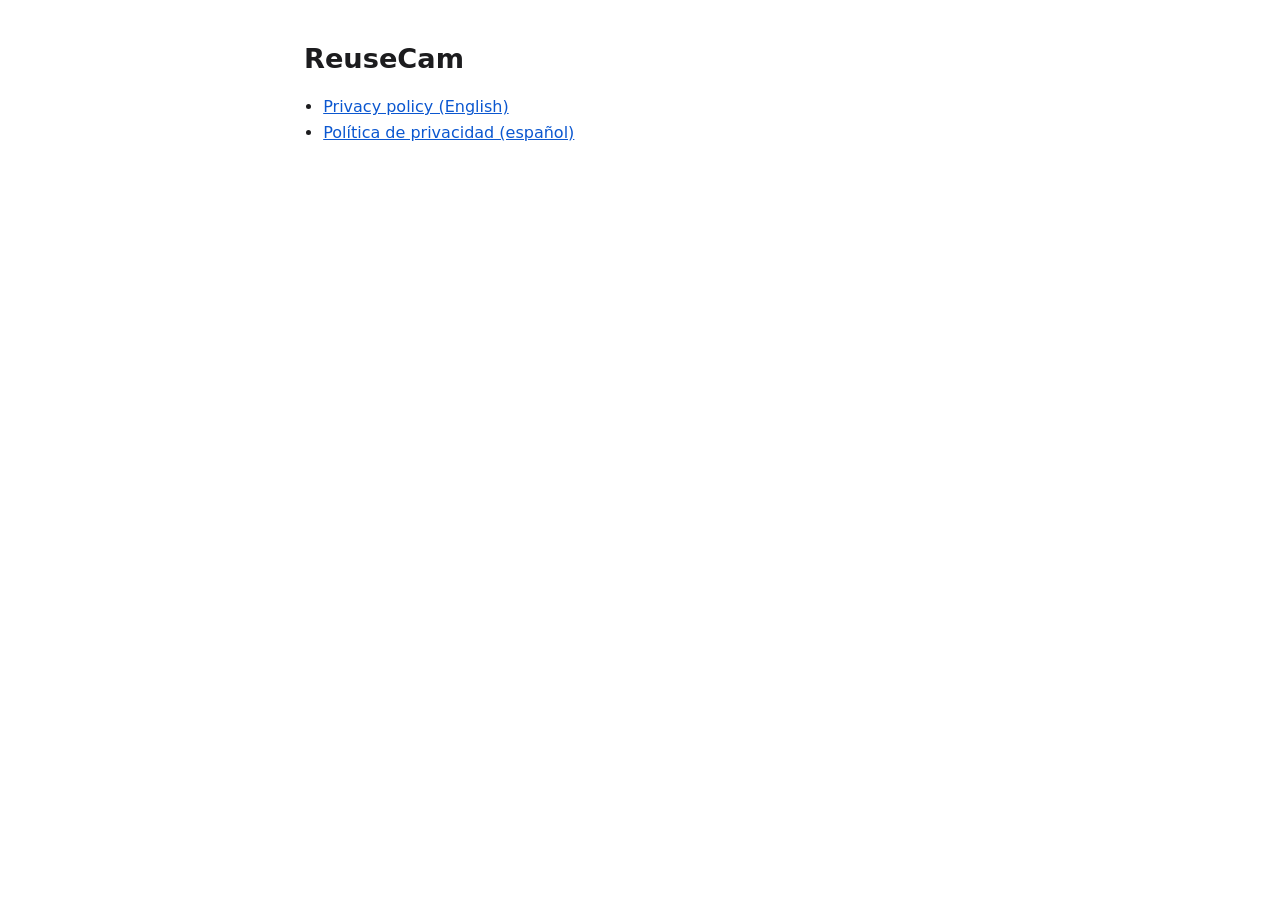
<file: index.html>
<!DOCTYPE html>
<html lang="en">
<head>
<meta charset="utf-8">
<meta name="viewport" content="width=device-width, initial-scale=1">
<title>ReuseCam · Privacy policy / Política de privacidad</title>
<link rel="stylesheet" href="style.css">
</head>
<body>
<h1>ReuseCam</h1>
<ul>
<li><a href="en/">Privacy policy (English)</a></li>
<li><a href="es/">Política de privacidad (español)</a></li>
</ul>
</body>
</html>
</file>
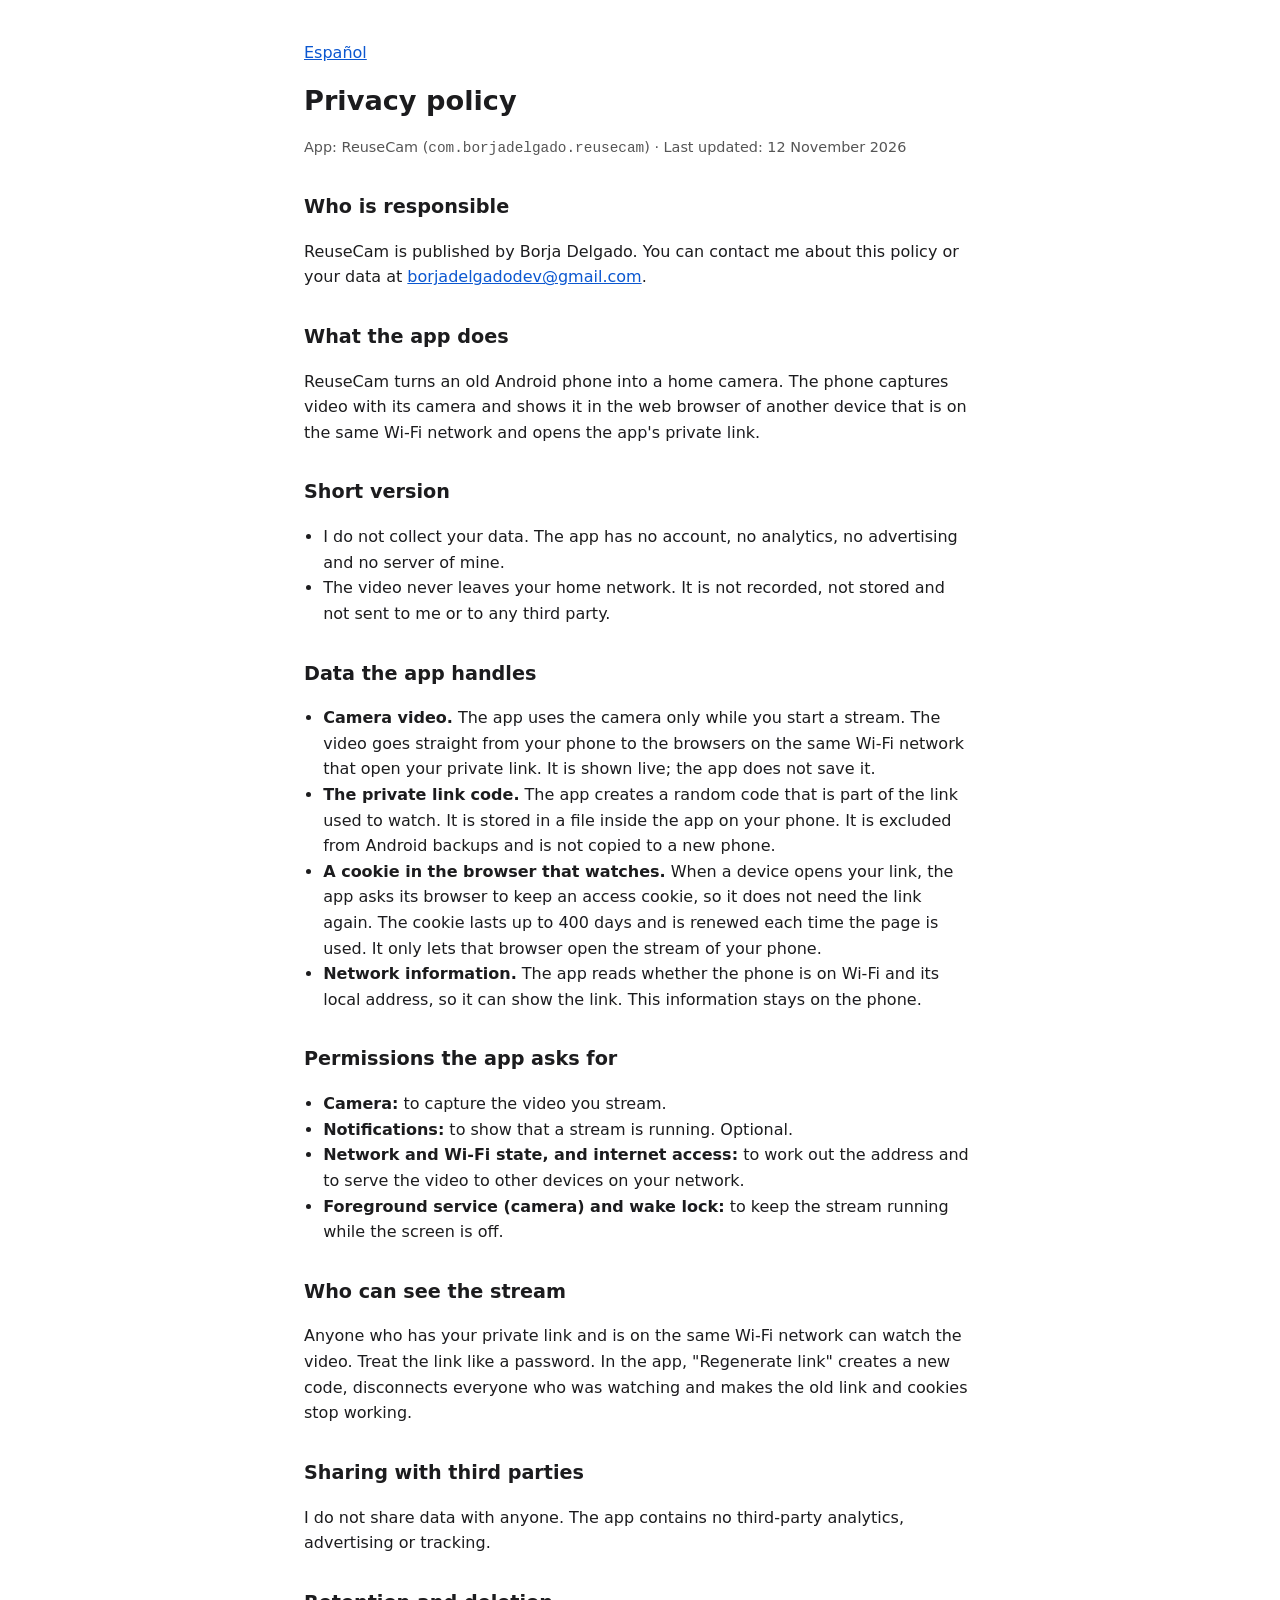
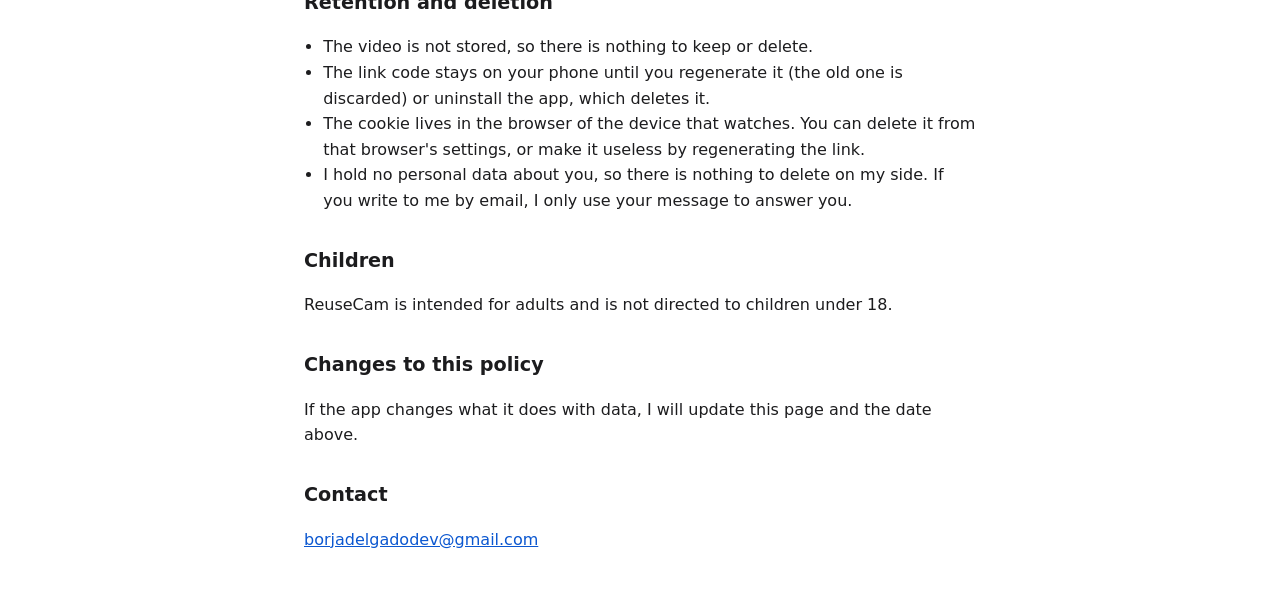
<file: en/index.html>
<!DOCTYPE html>
<html lang="en">
<head>
<meta charset="utf-8">
<meta name="viewport" content="width=device-width, initial-scale=1">
<title>Privacy policy · ReuseCam</title>
<link rel="stylesheet" href="../style.css">
</head>
<body>
<p><a href="../es/">Español</a></p>
<h1>Privacy policy</h1>
<p class="meta">App: ReuseCam (<code>com.borjadelgado.reusecam</code>) · Last updated: 12 November 2026</p>

<h2>Who is responsible</h2>
<p>ReuseCam is published by Borja Delgado. You can contact me about this policy or your data at
<a href="mailto:borjadelgadodev@gmail.com">borjadelgadodev@gmail.com</a>.</p>

<h2>What the app does</h2>
<p>ReuseCam turns an old Android phone into a home camera. The phone captures video with its camera and shows it in the
web browser of another device that is on the same Wi-Fi network and opens the app's private link.</p>

<h2>Short version</h2>
<ul>
<li>I do not collect your data. The app has no account, no analytics, no advertising and no server of mine.</li>
<li>The video never leaves your home network. It is not recorded, not stored and not sent to me or to any third party.</li>
</ul>

<h2>Data the app handles</h2>
<ul>
<li><strong>Camera video.</strong> The app uses the camera only while you start a stream. The video goes straight from
your phone to the browsers on the same Wi-Fi network that open your private link. It is shown live; the app does not
save it.</li>
<li><strong>The private link code.</strong> The app creates a random code that is part of the link used to watch. It is
stored in a file inside the app on your phone. It is excluded from Android backups and is not copied to a new phone.</li>
<li><strong>A cookie in the browser that watches.</strong> When a device opens your link, the app asks its browser to
keep an access cookie, so it does not need the link again. The cookie lasts up to 400 days and is renewed each time the
page is used. It only lets that browser open the stream of your phone.</li>
<li><strong>Network information.</strong> The app reads whether the phone is on Wi-Fi and its local address, so it can
show the link. This information stays on the phone.</li>
</ul>

<h2>Permissions the app asks for</h2>
<ul>
<li><strong>Camera:</strong> to capture the video you stream.</li>
<li><strong>Notifications:</strong> to show that a stream is running. Optional.</li>
<li><strong>Network and Wi-Fi state, and internet access:</strong> to work out the address and to serve the video to
other devices on your network.</li>
<li><strong>Foreground service (camera) and wake lock:</strong> to keep the stream running while the screen is off.</li>
</ul>

<h2>Who can see the stream</h2>
<p>Anyone who has your private link and is on the same Wi-Fi network can watch the video. Treat the link like a password.
In the app, "Regenerate link" creates a new code, disconnects everyone who was watching and makes the old link and
cookies stop working.</p>

<h2>Sharing with third parties</h2>
<p>I do not share data with anyone. The app contains no third-party analytics, advertising or tracking.</p>

<h2>Retention and deletion</h2>
<ul>
<li>The video is not stored, so there is nothing to keep or delete.</li>
<li>The link code stays on your phone until you regenerate it (the old one is discarded) or uninstall the app, which
deletes it.</li>
<li>The cookie lives in the browser of the device that watches. You can delete it from that browser's settings, or make
it useless by regenerating the link.</li>
<li>I hold no personal data about you, so there is nothing to delete on my side. If you write to me by email, I only use
your message to answer you.</li>
</ul>

<h2>Children</h2>
<p>ReuseCam is intended for adults and is not directed to children under 18.</p>

<h2>Changes to this policy</h2>
<p>If the app changes what it does with data, I will update this page and the date above.</p>

<h2>Contact</h2>
<p><a href="mailto:borjadelgadodev@gmail.com">borjadelgadodev@gmail.com</a></p>
</body>
</html>
</file>
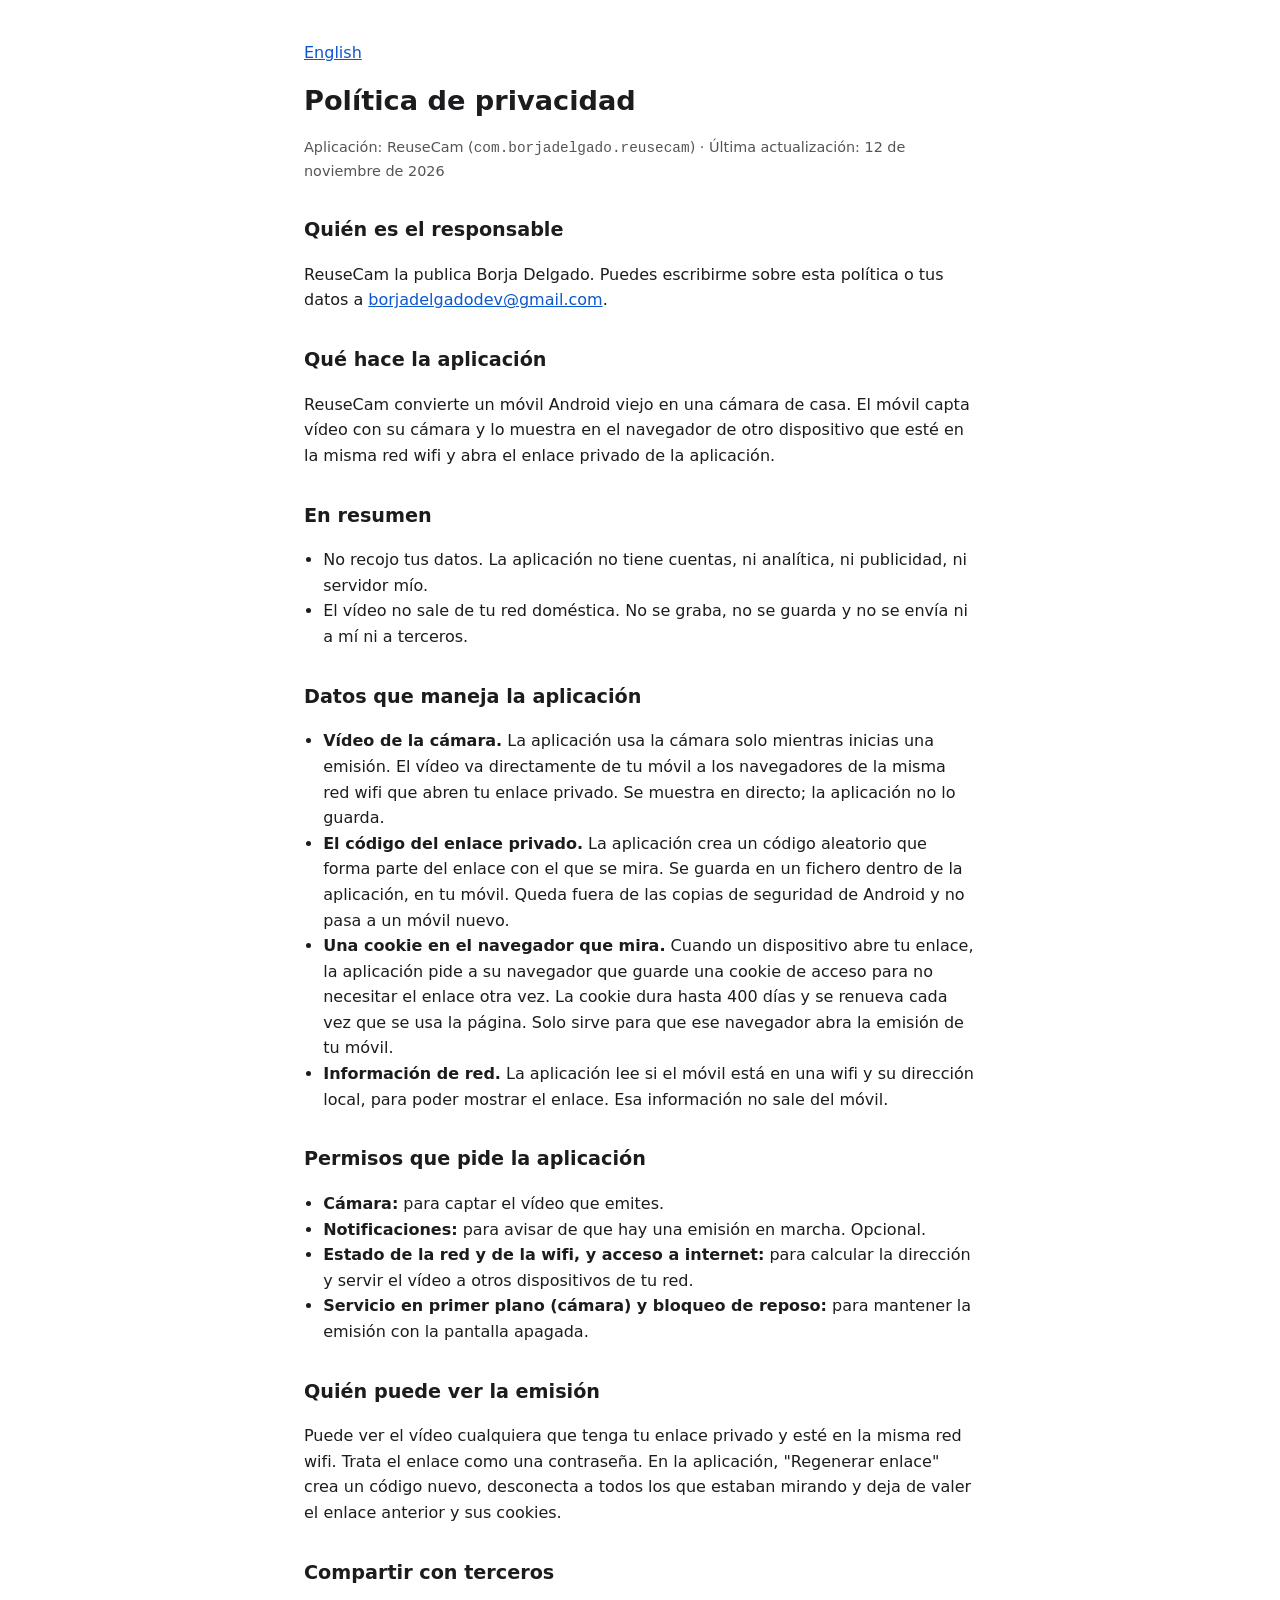
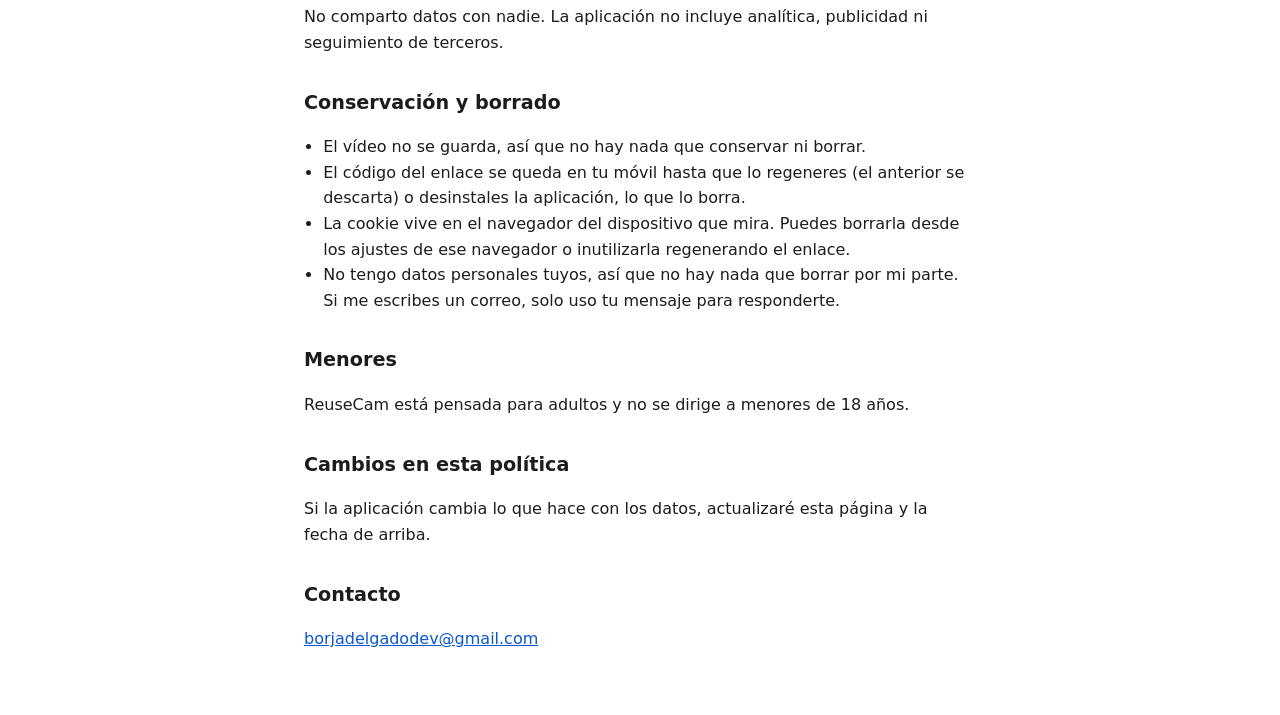
<file: es/index.html>
<!DOCTYPE html>
<html lang="es">
<head>
<meta charset="utf-8">
<meta name="viewport" content="width=device-width, initial-scale=1">
<title>Política de privacidad · ReuseCam</title>
<link rel="stylesheet" href="../style.css">
</head>
<body>
<p><a href="../en/">English</a></p>
<h1>Política de privacidad</h1>
<p class="meta">Aplicación: ReuseCam (<code>com.borjadelgado.reusecam</code>) · Última actualización: 12 de noviembre de 2026</p>

<h2>Quién es el responsable</h2>
<p>ReuseCam la publica Borja Delgado. Puedes escribirme sobre esta política o tus datos a
<a href="mailto:borjadelgadodev@gmail.com">borjadelgadodev@gmail.com</a>.</p>

<h2>Qué hace la aplicación</h2>
<p>ReuseCam convierte un móvil Android viejo en una cámara de casa. El móvil capta vídeo con su cámara y lo muestra en el
navegador de otro dispositivo que esté en la misma red wifi y abra el enlace privado de la aplicación.</p>

<h2>En resumen</h2>
<ul>
<li>No recojo tus datos. La aplicación no tiene cuentas, ni analítica, ni publicidad, ni servidor mío.</li>
<li>El vídeo no sale de tu red doméstica. No se graba, no se guarda y no se envía ni a mí ni a terceros.</li>
</ul>

<h2>Datos que maneja la aplicación</h2>
<ul>
<li><strong>Vídeo de la cámara.</strong> La aplicación usa la cámara solo mientras inicias una emisión. El vídeo va
directamente de tu móvil a los navegadores de la misma red wifi que abren tu enlace privado. Se muestra en directo; la
aplicación no lo guarda.</li>
<li><strong>El código del enlace privado.</strong> La aplicación crea un código aleatorio que forma parte del enlace con
el que se mira. Se guarda en un fichero dentro de la aplicación, en tu móvil. Queda fuera de las copias de seguridad de
Android y no pasa a un móvil nuevo.</li>
<li><strong>Una cookie en el navegador que mira.</strong> Cuando un dispositivo abre tu enlace, la aplicación pide a su
navegador que guarde una cookie de acceso para no necesitar el enlace otra vez. La cookie dura hasta 400 días y se
renueva cada vez que se usa la página. Solo sirve para que ese navegador abra la emisión de tu móvil.</li>
<li><strong>Información de red.</strong> La aplicación lee si el móvil está en una wifi y su dirección local, para poder
mostrar el enlace. Esa información no sale del móvil.</li>
</ul>

<h2>Permisos que pide la aplicación</h2>
<ul>
<li><strong>Cámara:</strong> para captar el vídeo que emites.</li>
<li><strong>Notificaciones:</strong> para avisar de que hay una emisión en marcha. Opcional.</li>
<li><strong>Estado de la red y de la wifi, y acceso a internet:</strong> para calcular la dirección y servir el vídeo a
otros dispositivos de tu red.</li>
<li><strong>Servicio en primer plano (cámara) y bloqueo de reposo:</strong> para mantener la emisión con la pantalla
apagada.</li>
</ul>

<h2>Quién puede ver la emisión</h2>
<p>Puede ver el vídeo cualquiera que tenga tu enlace privado y esté en la misma red wifi. Trata el enlace como una
contraseña. En la aplicación, "Regenerar enlace" crea un código nuevo, desconecta a todos los que estaban mirando y deja
de valer el enlace anterior y sus cookies.</p>

<h2>Compartir con terceros</h2>
<p>No comparto datos con nadie. La aplicación no incluye analítica, publicidad ni seguimiento de terceros.</p>

<h2>Conservación y borrado</h2>
<ul>
<li>El vídeo no se guarda, así que no hay nada que conservar ni borrar.</li>
<li>El código del enlace se queda en tu móvil hasta que lo regeneres (el anterior se descarta) o desinstales la
aplicación, lo que lo borra.</li>
<li>La cookie vive en el navegador del dispositivo que mira. Puedes borrarla desde los ajustes de ese navegador o
inutilizarla regenerando el enlace.</li>
<li>No tengo datos personales tuyos, así que no hay nada que borrar por mi parte. Si me escribes un correo, solo uso tu
mensaje para responderte.</li>
</ul>

<h2>Menores</h2>
<p>ReuseCam está pensada para adultos y no se dirige a menores de 18 años.</p>

<h2>Cambios en esta política</h2>
<p>Si la aplicación cambia lo que hace con los datos, actualizaré esta página y la fecha de arriba.</p>

<h2>Contacto</h2>
<p><a href="mailto:borjadelgadodev@gmail.com">borjadelgadodev@gmail.com</a></p>
</body>
</html>
</file>
<file: style.css>
body{font:16px/1.6 system-ui,-apple-system,"Segoe UI",Roboto,sans-serif;max-width:42rem;margin:0 auto;padding:1.5rem 1rem 3rem;color:#1c1c1e;background:#fff}
h1{font-size:1.7rem;line-height:1.25}h2{font-size:1.2rem;margin-top:2rem}
a{color:#0b57d0}ul{padding-left:1.2rem}.meta{color:#555;font-size:.9rem}
@media (prefers-color-scheme:dark){body{color:#e8e8ea;background:#121214}a{color:#8ab4f8}.meta{color:#aaa}}
</file>
